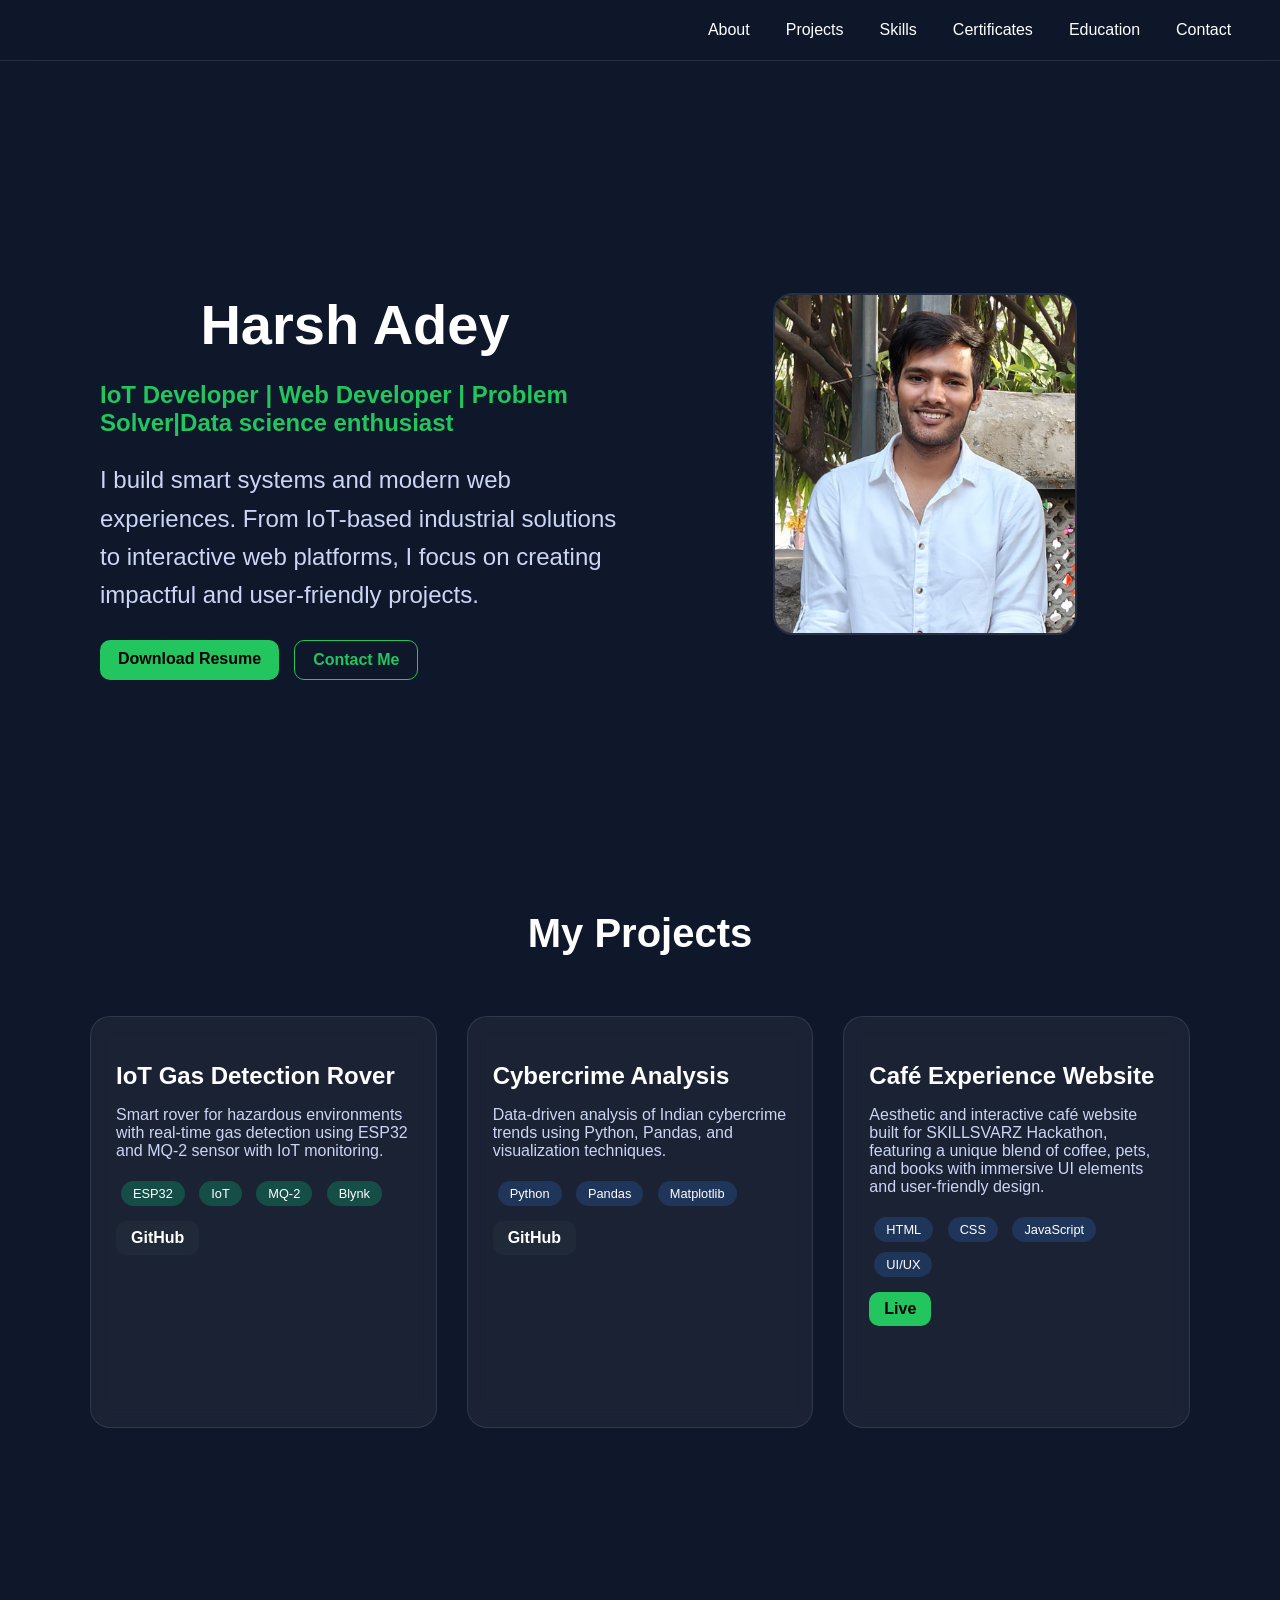
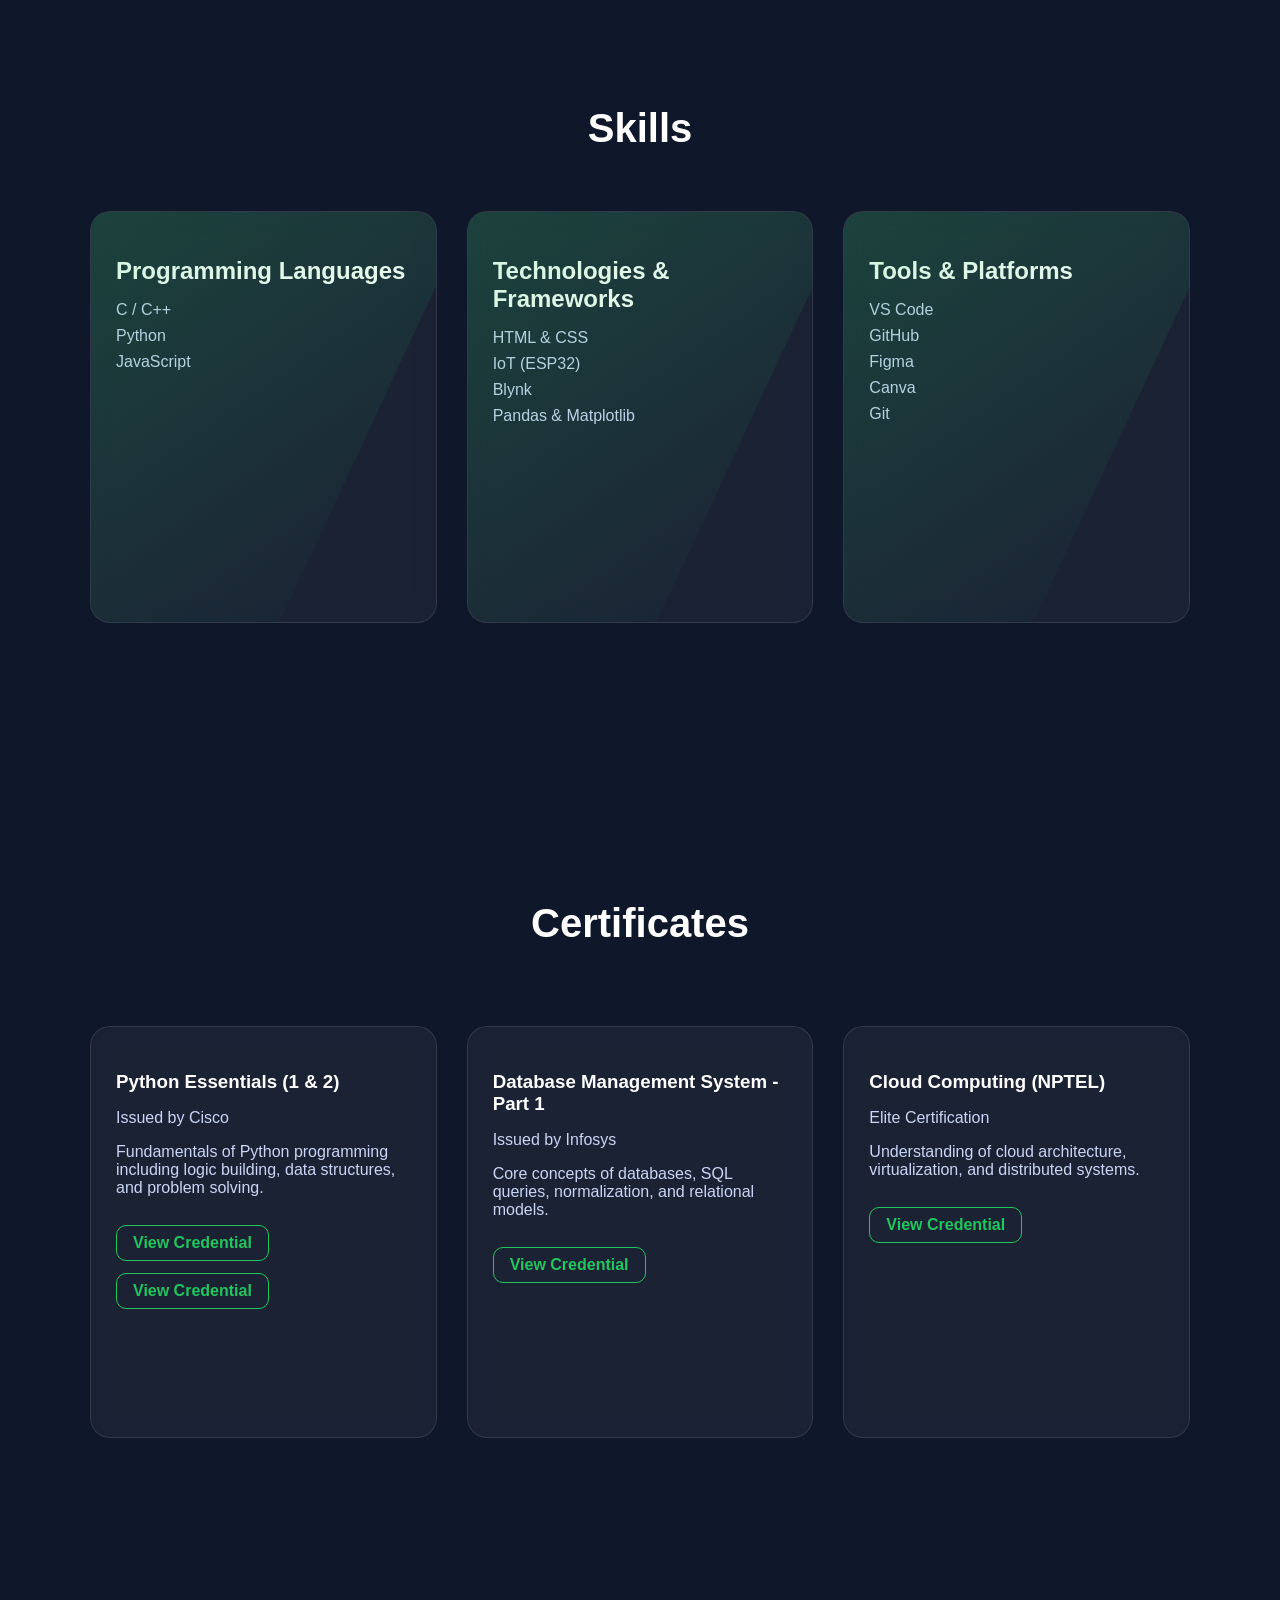
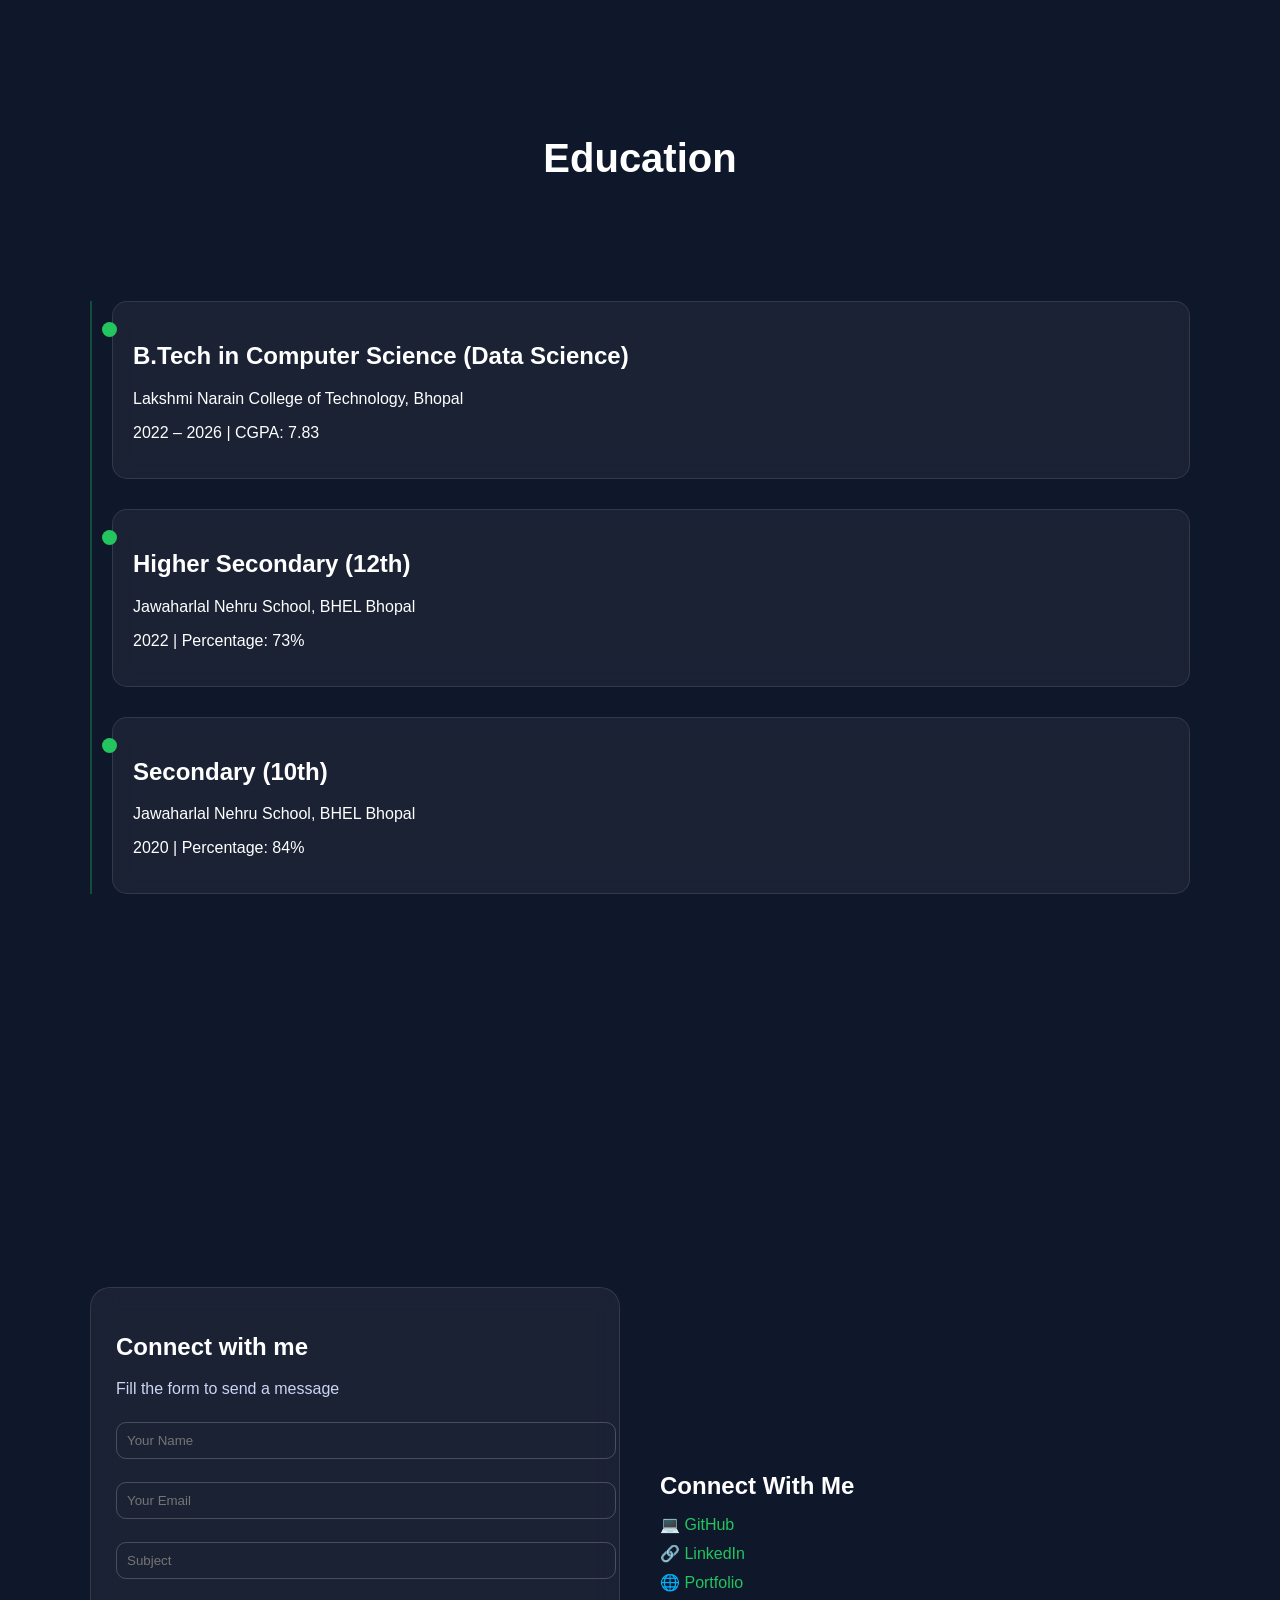
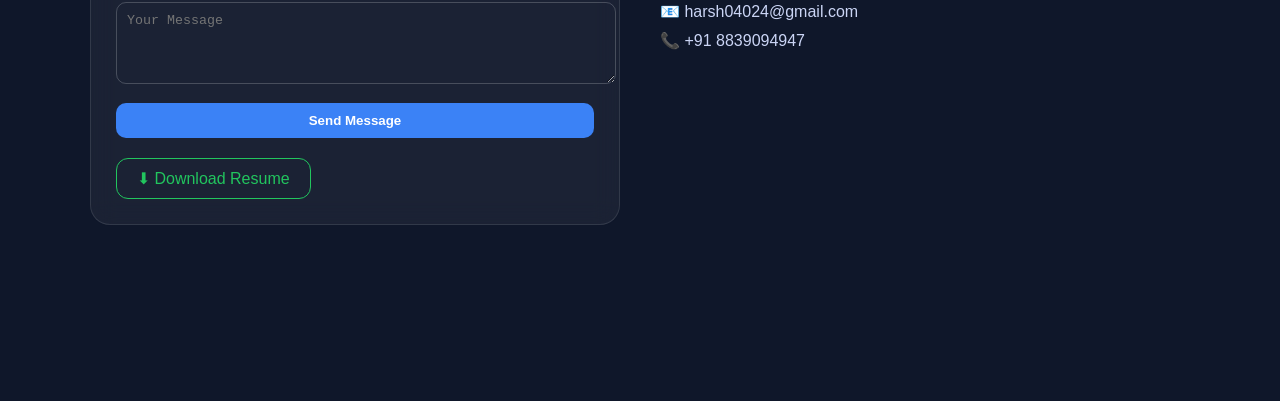
<file: index.html>
<!DOCTYPE html>
<html lang="en">
<head>
  <meta charset="UTF-8">
  <title>Harsh Adey Portfolio</title>
  <meta name="viewport" content="width=device-width, initial-scale=1.0">
  <link rel="stylesheet" href="port.css">

</head>

<body>
    <div>
          <!-- nav -->
        <nav style="
          position: sticky;
          top: 0;
          width: 94%;
          background: rgba(15, 23, 42, 0.85);
          backdrop-filter: blur(15px);
          display: flex;
          justify-content: right;
          align-items: center;
          justify-content:right;
          padding: 15px 40px;
          /* padding-right: 0px; */
          z-index: 1000;
          border-bottom: 1px solid rgba(255,255,255,0.1);
        ">
        
          <div style="
            display: flex;
            gap: 12px;
            flex-wrap: wrap;
          ">
        
            <a href="#about" style="text-decoration:none;color:white;padding:6px 12px;border-radius:20px;transition:0.3s;"
              onmouseover="this.style.background='rgba(34,197,94,0.15)'; this.style.boxShadow='0 0 10px rgba(34,197,94,0.3)'; this.style.transform='translateY(-2px)';"
              onmouseout="this.style.background='transparent'; this.style.boxShadow='none'; this.style.transform='translateY(0)';">
              About
            </a>
        
            <a href="#projects" style="text-decoration:none;color:white;padding:6px 12px;border-radius:20px;transition:0.3s;"
              onmouseover="this.style.background='rgba(34,197,94,0.15)'; this.style.boxShadow='0 0 10px rgba(34,197,94,0.3)'; this.style.transform='translateY(-2px)';"
              onmouseout="this.style.background='transparent'; this.style.boxShadow='none'; this.style.transform='translateY(0)';">
              Projects
            </a>
        
            <a href="#skills" style="text-decoration:none;color:white;padding:6px 12px;border-radius:20px;transition:0.3s;"
              onmouseover="this.style.background='rgba(34,197,94,0.15)'; this.style.boxShadow='0 0 10px rgba(34,197,94,0.3)'; this.style.transform='translateY(-2px)';"
              onmouseout="this.style.background='transparent'; this.style.boxShadow='none'; this.style.transform='translateY(0)';">
              Skills
            </a>

            <a href="#certificates" style="text-decoration:none;color:white;padding:6px 12px;border-radius:20px;transition:0.3s;"
              onmouseover="this.style.background='rgba(34,197,94,0.15)'; this.style.boxShadow='0 0 10px rgba(34,197,94,0.3)'; this.style.transform='translateY(-2px)';"
              onmouseout="this.style.background='transparent'; this.style.boxShadow='none'; this.style.transform='translateY(0)';">
              Certificates
            </a>
        
            <a href="#education" style="text-decoration:none;color:white;padding:6px 12px;border-radius:20px;transition:0.3s;"
              onmouseover="this.style.background='rgba(34,197,94,0.15)'; this.style.boxShadow='0 0 10px rgba(34,197,94,0.3)'; this.style.transform='translateY(-2px)';"
              onmouseout="this.style.background='transparent'; this.style.boxShadow='none'; this.style.transform='translateY(0)';">
              Education
            </a>
        
            <a href="#contact" style="text-decoration:none;color:white;padding:6px 12px;border-radius:20px;transition:0.3s;"
              onmouseover="this.style.background='rgba(34,197,94,0.15)'; this.style.boxShadow='0 0 10px rgba(34,197,94,0.3)'; this.style.transform='translateY(-2px)';"
              onmouseout="this.style.background='transparent'; this.style.boxShadow='none'; this.style.transform='translateY(0)';">
              Contact
            </a>
        
          </div>
        </nav>
        
        <!-- about -->
        <div id = "about" class="about-container">
        
            <!-- TEXT -->
            <div class="about-text">
              <h1>Harsh Adey</h1>
              <h3>IoT Developer | Web Developer | Problem Solver|Data science enthusiast </h3>
        
              <p>
                I build smart systems and modern web experiences. From IoT-based industrial solutions 
                to interactive web platforms, I focus on creating impactful and user-friendly projects.
              </p>
        
              <div class="about-buttons">
                <a href="Harsh Adey Resume.pdf" download class="btn primary">Download Resume</a>
                <a href="#contact" class="btn secondary">Contact Me</a>
              </div>
            </div>
        
            <!-- IMAGE -->
            <div class="about-image">
              <img src="Untitled design (3).jpg" alt="Harsh Adey">
            </div>
        
          </div>
        
           
        <!-- project -->
            <div>
              <h1 id = "projects">My Projects</h1>
            
              <div class="container">
            
                <!-- Project 1 -->
                <div class="card">
                  <h2>IoT Gas Detection Rover</h2>
                  <p>
                    Smart rover for hazardous environments with real-time gas detection using ESP32 and MQ-2 sensor with IoT monitoring.
                  </p>
            
                  <div class="tags">
                    <span class="green">ESP32</span>
                    <span class="green">IoT</span>
                    <span class="green">MQ-2</span>
                    <span class="green">Blynk</span>
                  </div>
            
                  <div class="buttons">
                    <!-- <a href="#" class="live">Live</a> -->
                    <a href="https://github.com/Harsh-adey/G-scout" class="github">GitHub</a>
                  </div>
                </div>
            
                <!-- Project 2 -->
                <div class="card">
                  <h2>Cybercrime Analysis</h2>
                  <p>
                    Data-driven analysis of Indian cybercrime trends using Python, Pandas, and visualization techniques.
                  </p>
            
                  <div class="tags">
                    <span class="blue">Python</span>
                    <span class="blue">Pandas</span>
                    <span class="blue">Matplotlib</span>
                  </div>
            
                  <div class="buttons">
                    <a href="#" class="github">GitHub</a>
                  </div>
                </div>
        
                <!-- Project 3 -->
                <div class="card">
                  <h2>Café Experience Website</h2>
                  <p>
                    Aesthetic and interactive café website built for SKILLSVARZ Hackathon, featuring a unique blend of coffee, pets, and books with immersive UI elements and user-friendly design.
                  </p>
                
                  <div class="tags">
                    <span class="blue">HTML</span>
                    <span class="blue">CSS</span>
                    <span class="blue">JavaScript</span>
                    <span class="blue">UI/UX</span>
                  </div>
                
                  <div class="buttons">
                    <a href="https://lnkd.in/deUexe4G" target="_blank" class="live">Live</a> 
                  </div>
                </div>
                
            
              </div>
            
            </div>
            
        <!-- skills -->
         
        <h1 id="skills">Skills</h1>
        <div class="skill-container">
        
        
          <!-- Programming Languages -->
          <div class="skill-box">
            <h2>Programming Languages</h2>
            <ul>
              <li>C / C++</li>
              <li>Python</li>
              <li>JavaScript</li>
            </ul>
          </div>
        
          <!-- Technologies & Frameworks -->
          <div class="skill-box">
            <h2>Technologies & Frameworks</h2>
            <ul>
              <li>HTML & CSS</li>
              <li>IoT (ESP32)</li>
              <li>Blynk</li>
              <li>Pandas & Matplotlib</li>
            </ul>
          </div>
        
          <!-- Tools & Platforms -->
          <div class="skill-box">
            <h2>Tools & Platforms</h2>
            <ul>
              <li>VS Code</li>
              <li>GitHub</li>
              <li>Figma</li>
              <li>Canva</li>
              <li>Git</li>
            </ul>
          </div>
        
        </div>
        
        


        <!-- ===== CERTIFICATES ===== -->
<h1 id = "certificates">Certificates</h1>

<div class="cert-section">
  <div class="cert-container">
    
    <!-- Python -->
    <div class="cert-card">
      <h3>Python Essentials (1 & 2)</h3>
      <p>Issued by Cisco</p>
      <p>Fundamentals of Python programming including logic building, data structures, and problem solving.</p>
      <!-- <a href="https://drive.google.com/file/d/1-Fuxj0z1ypjOenb44sBynSU9nMPqXUcy/view?usp=drive_link",target="_blank">View</a> -->
       <a href="https://drive.google.com/file/d/1-Fuxj0z1ypjOenb44sBynSU9nMPqXUcy/view?usp=drive_link" target="_blank" class="cert-btn">
    View Credential
  </a>

      <a href="https://drive.google.com/file/d/1Kx7jErEb338Sp5XsyUaxq510_brwoLf4/view?usp=drive_link" target="_blank" class="cert-btn">View Credential</a>
    </div>

    <!-- DBMS -->
    <div class="cert-card">
      <h3>Database Management System - Part 1</h3>
      <p>Issued by Infosys</p>
      <p>Core concepts of databases, SQL queries, normalization, and relational models.</p>
      <a href="https://drive.google.com/file/d/1ItSmh2pIdNggQ_9DA5bB_DJxMSNGu-zK/view?usp=drive_link" target="_blank" class="cert-btn">View Credential</a>
    </div>

    <!-- NPTEL -->
    <div class="cert-card">
      <h3>Cloud Computing (NPTEL)</h3>
      <p>Elite Certification</p>
      <p>Understanding of cloud architecture, virtualization, and distributed systems.</p>
      <a href="NPTEL cloud computing result.pdf" target="_blank" class="cert-btn">View Credential</a>
      
    </div>

  </div>

</div>
            <!-- educational -->
             <!-- ===== EDUCATION ===== -->
<h1 id="education">Education</h1>

<div  class="education-section">
  <div class="timeline">

    <div class="edu-card">
      <h2>B.Tech in Computer Science (Data Science)</h2>
      <p>Lakshmi Narain College of Technology, Bhopal</p>
      <p>2022 – 2026 | CGPA: 7.83</p>
    </div>

    <div class="edu-card">
      <h2>Higher Secondary (12th)</h2>
      <p>Jawaharlal Nehru School, BHEL Bhopal</p>
      <p>2022 | Percentage: 73%</p>
    </div>

    <div class="edu-card">
      <h2>Secondary (10th)</h2>
      <p>Jawaharlal Nehru School, BHEL Bhopal</p>
      <p>2020 | Percentage: 84%</p>
    </div>

  </div>
</div>




        <!-- contact -->
         <!-- <h1 id="contact">Get In Touch</h1> -->
        
        <div id = "contact" class="contact-section">
          <div class="contact-container">
        
            <!-- LEFT: FORM -->
            <div class="contact-card">
              <h2>Connect with me </h2>
              <p style="color:#cbd5f5;">Fill the form to send a message</p>
        
              <input type="text" placeholder="Your Name">
              <input type="email" placeholder="Your Email">
              <input type="text" placeholder="Subject">
              <textarea rows="4" placeholder="Your Message"></textarea>
        
              <button>Send Message</button>
        
              <!-- Resume -->
              <a href="Harsh Adey Resume.pdf" download="Harsh_Adey_Resume.pdf" class="resume-btn">
                ⬇ Download Resume
              </a>
            </div>
        
            <!-- RIGHT: CONTACT INFO -->
            <div class="contact-info">
              <h2>Connect With Me</h2>
        
              <p>💻 <a href="https://github.com/Harsh-adey">GitHub</a></p>
              <p>🔗 <a href="https://www.linkedin.com/in/harsh-adey-71b171306/">LinkedIn</a></p>
              <p>🌐 <a href="#">Portfolio</a></p>
        
              <p>📧 harsh04024@gmail.com</p>
              <p>📞 +91 8839094947</p>
            </div>
        
          </div>
        </div>
    </div>
  

  <script>
    const cards = document.querySelectorAll(".card");

    window.addEventListener("scroll", () => {
      const trigger = window.innerHeight * 0.85;

      cards.forEach(card => {
        const top = card.getBoundingClientRect().top;

        if (top < trigger) {
          card.style.opacity = "1";
          card.style.transform = "translateY(0)";
        }
      });
    });

    cards.forEach(card => {
      card.addEventListener("mouseenter", () => {
        card.style.transform = "translateY(-10px) scale(1.03)";
        card.style.boxShadow = "0 0 25px rgba(0,255,150,0.5)";
      });

      card.addEventListener("mouseleave", () => {
        card.style.transform = "translateY(0)";
        card.style.boxShadow = "none";
      });
    });
  </script>

</body>
</html>
</file>
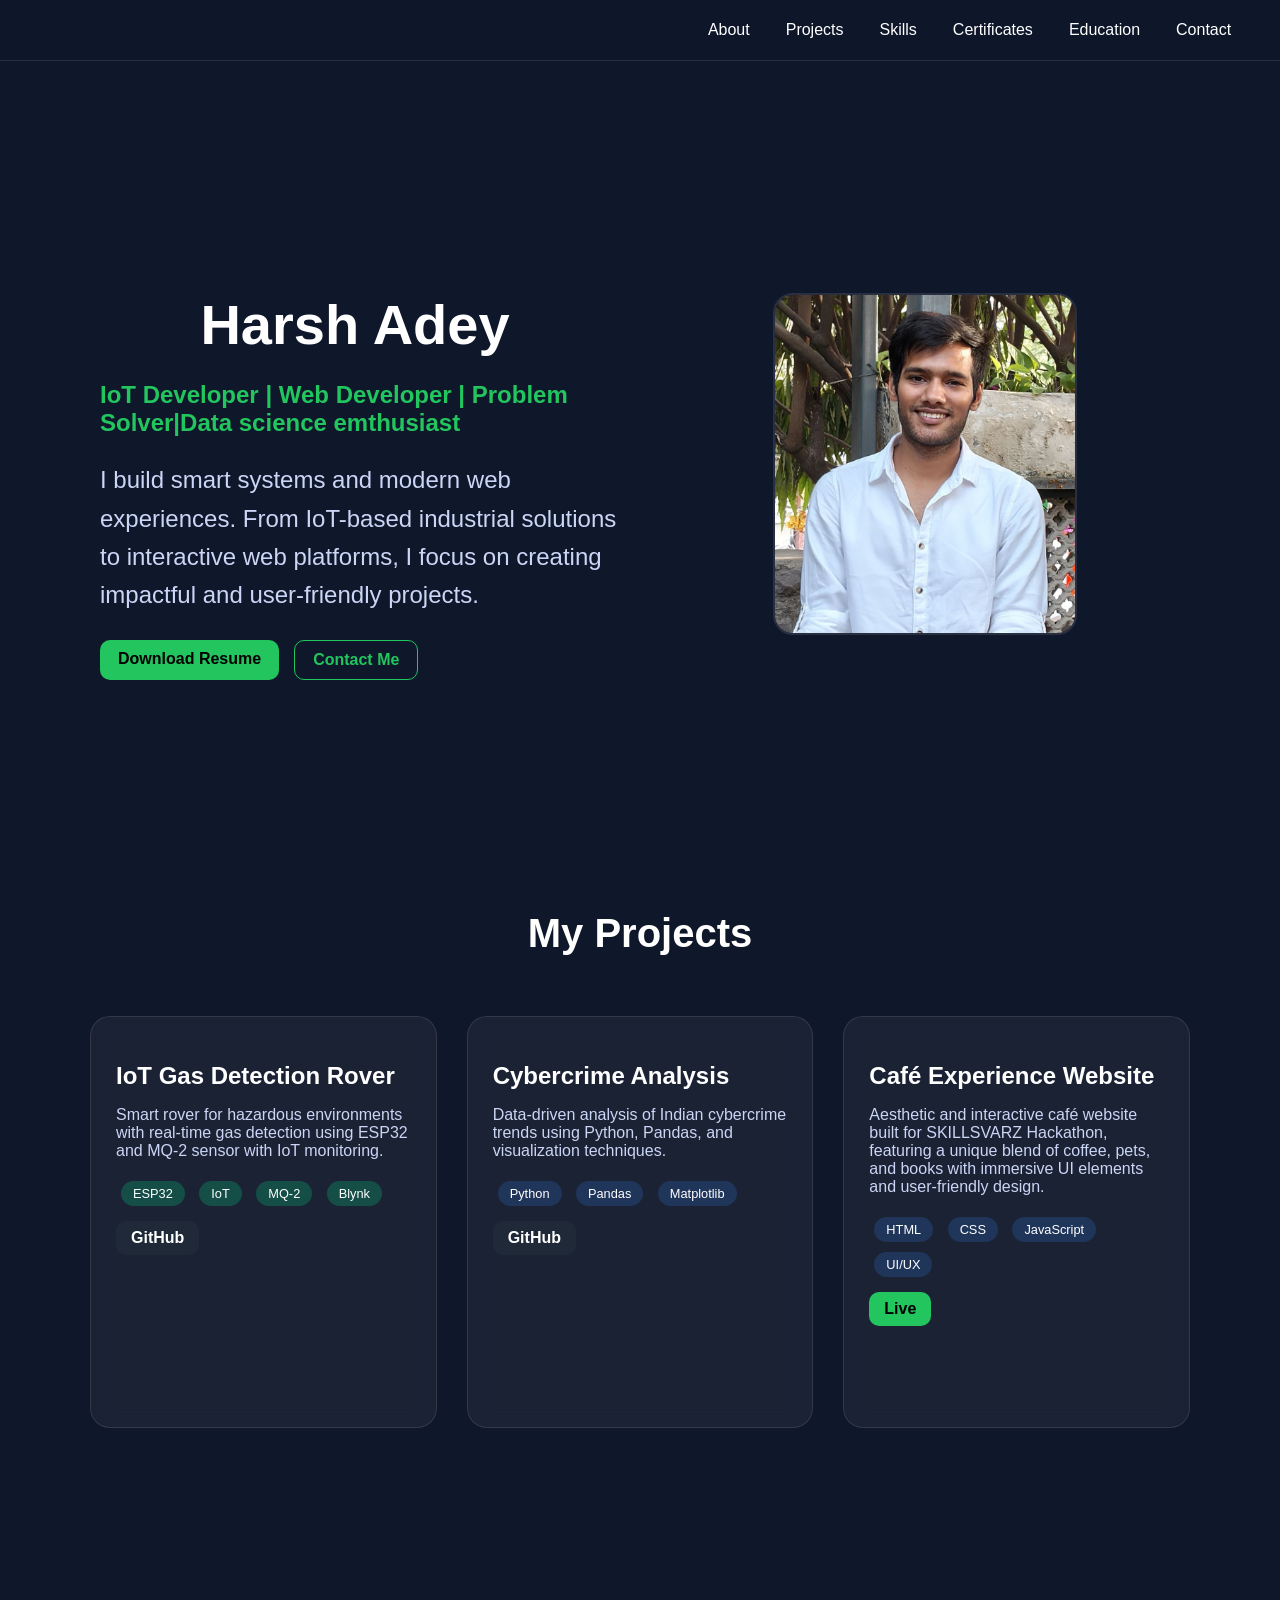
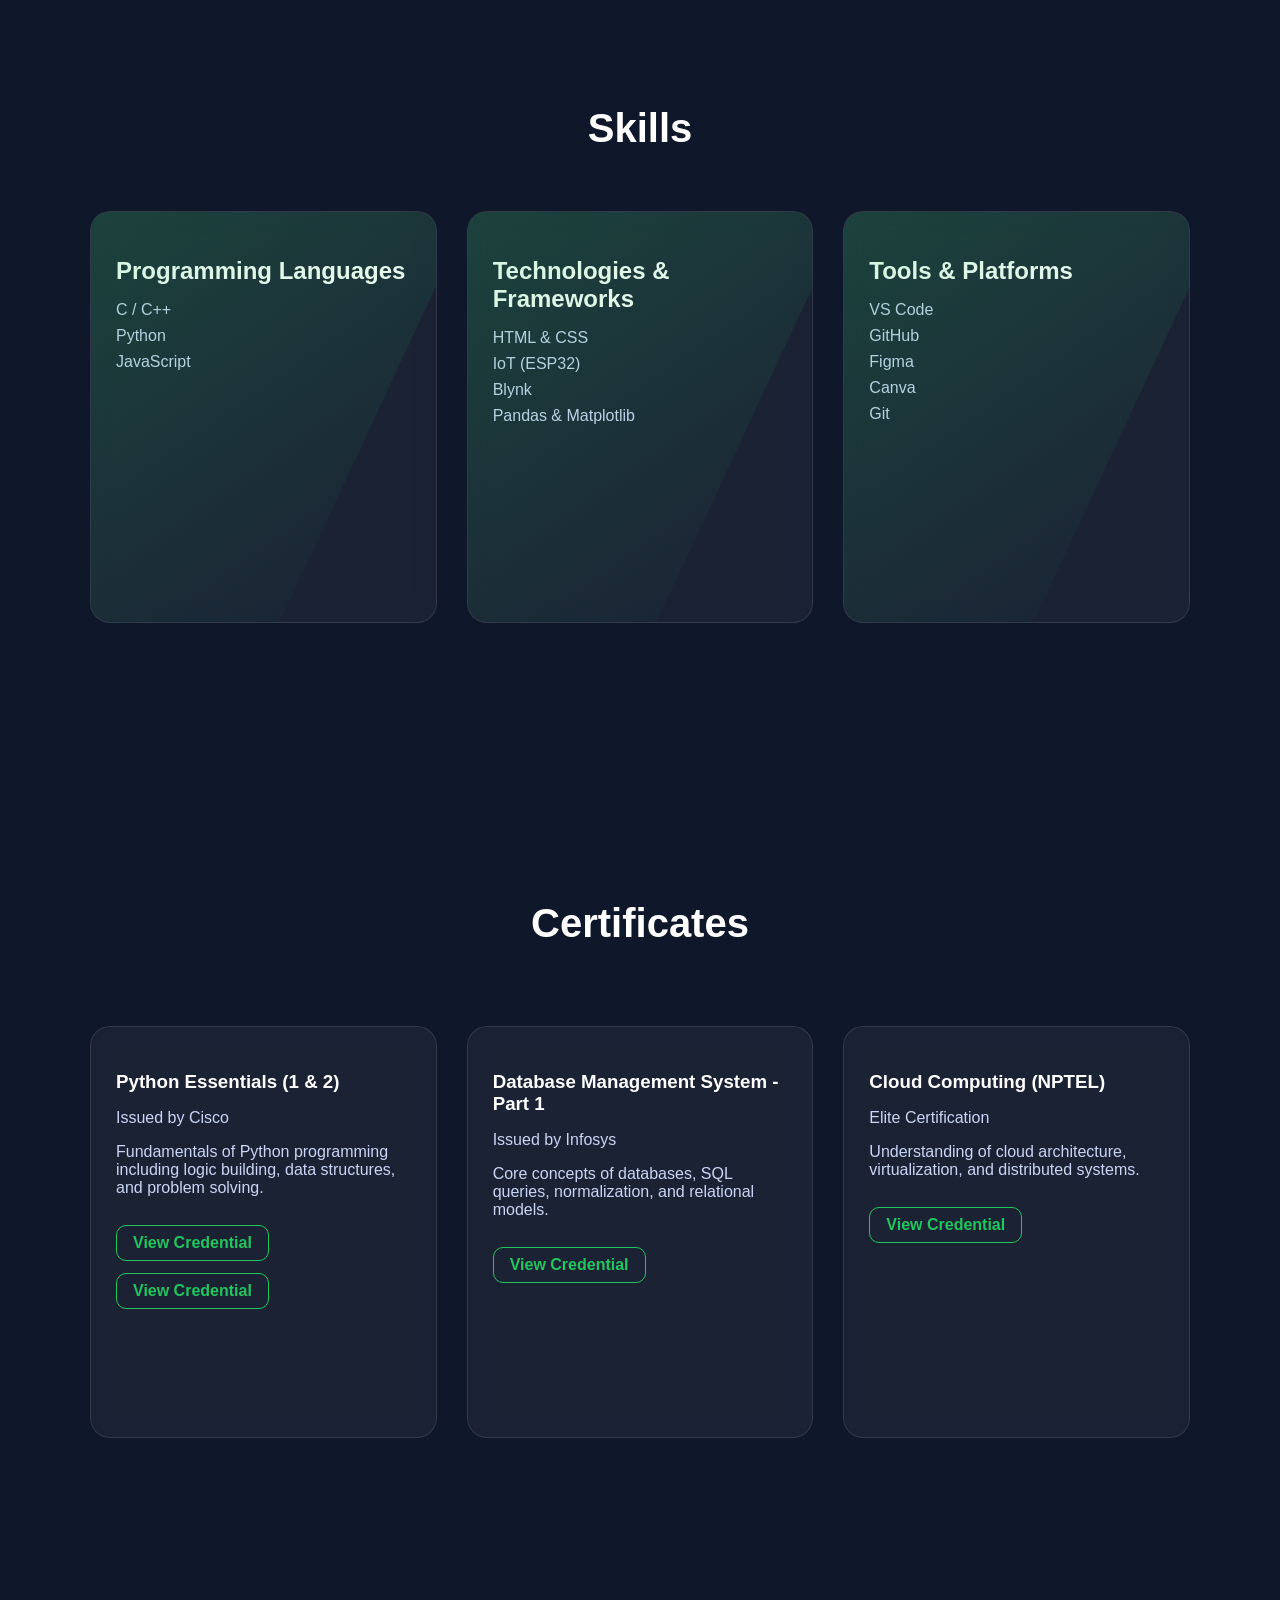
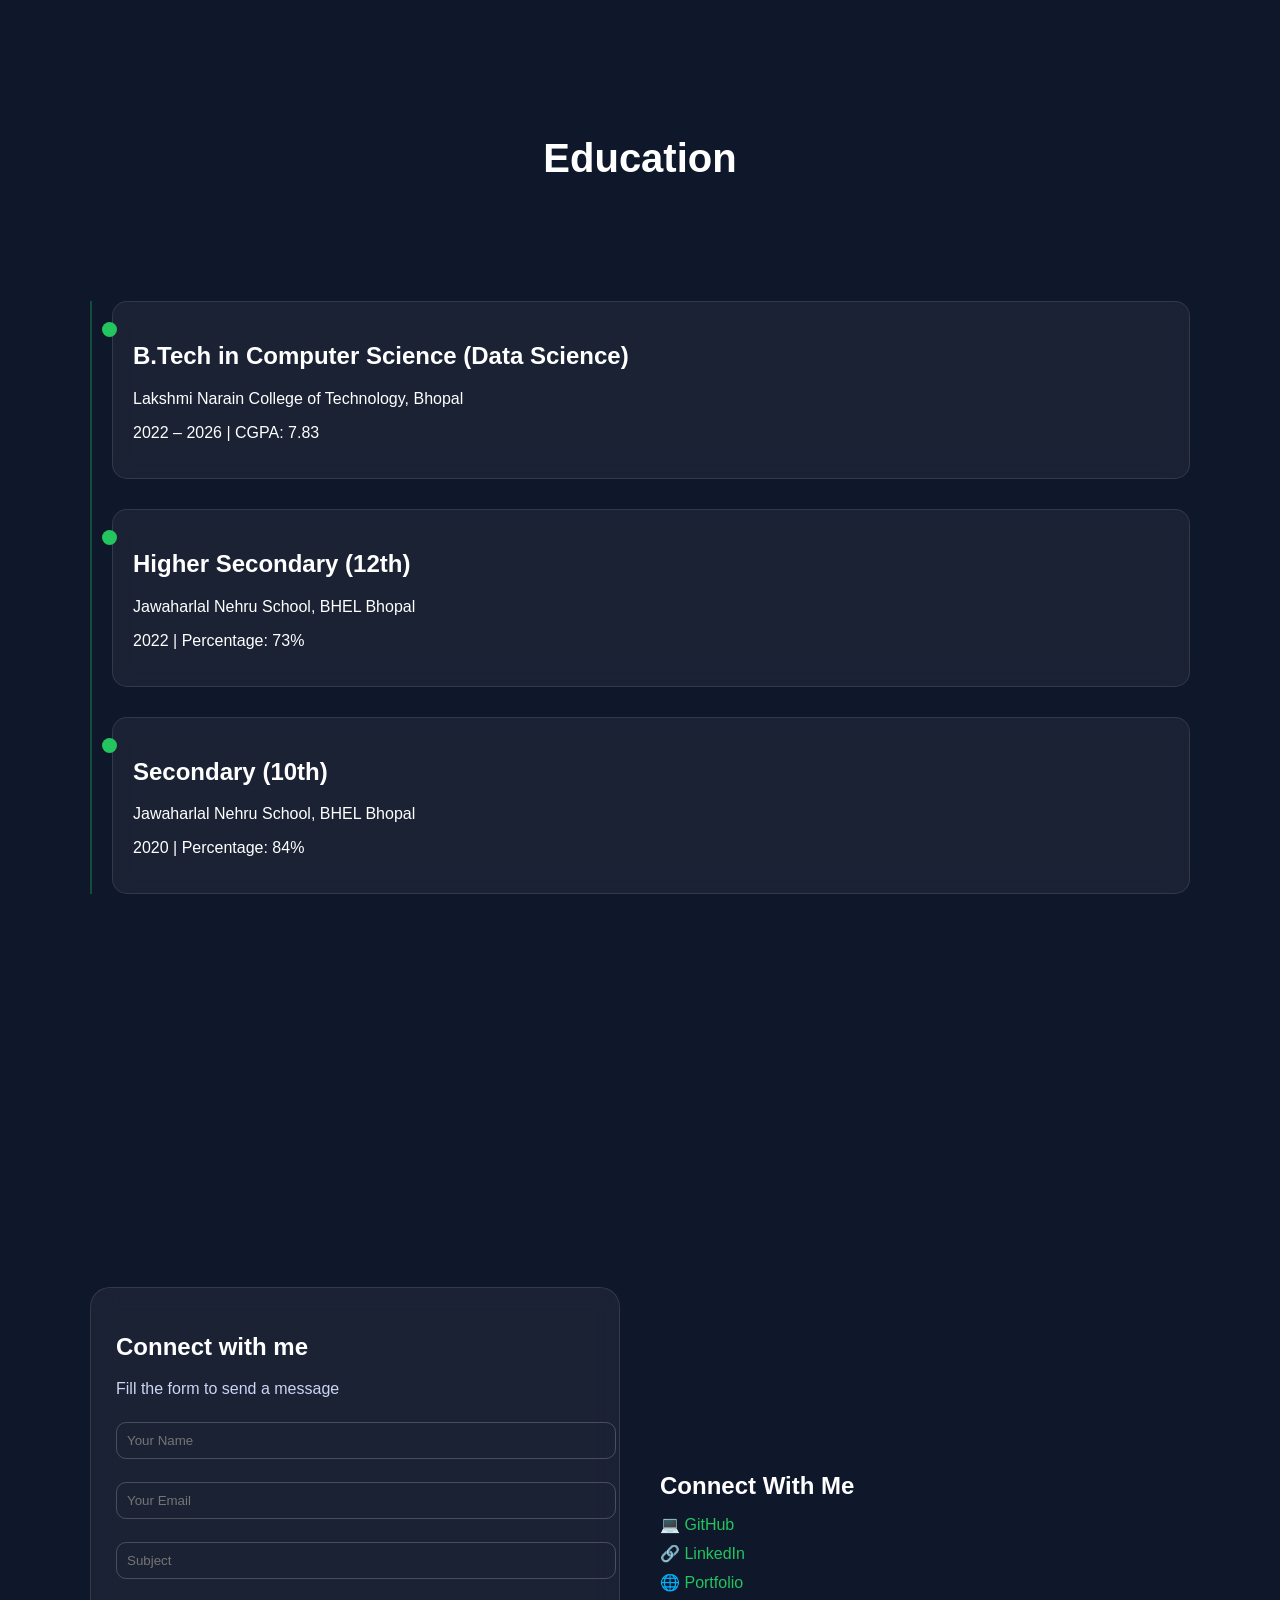
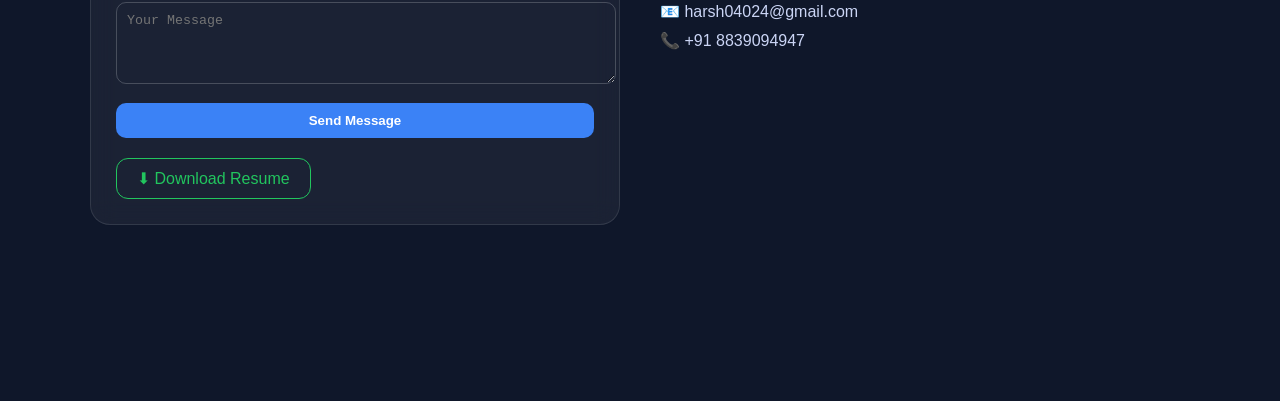
<file: projectpage.html>
<!DOCTYPE html>
<html lang="en">
<head>
  <meta charset="UTF-8">
  <title>Harsh Adey Portfolio</title>
  <meta name="viewport" content="width=device-width, initial-scale=1.0">
  <link rel="stylesheet" href="port.css">

</head>

<body>
    <div>
          <!-- nav -->
        <nav style="
          position: sticky;
          top: 0;
          width: 94%;
          background: rgba(15, 23, 42, 0.85);
          backdrop-filter: blur(15px);
          display: flex;
          justify-content: right;
          align-items: center;
          justify-content:right;
          padding: 15px 40px;
          /* padding-right: 0px; */
          z-index: 1000;
          border-bottom: 1px solid rgba(255,255,255,0.1);
        ">
        
          <div style="
            display: flex;
            gap: 12px;
            flex-wrap: wrap;
          ">
        
            <a href="#about" style="text-decoration:none;color:white;padding:6px 12px;border-radius:20px;transition:0.3s;"
              onmouseover="this.style.background='rgba(34,197,94,0.15)'; this.style.boxShadow='0 0 10px rgba(34,197,94,0.3)'; this.style.transform='translateY(-2px)';"
              onmouseout="this.style.background='transparent'; this.style.boxShadow='none'; this.style.transform='translateY(0)';">
              About
            </a>
        
            <a href="#projects" style="text-decoration:none;color:white;padding:6px 12px;border-radius:20px;transition:0.3s;"
              onmouseover="this.style.background='rgba(34,197,94,0.15)'; this.style.boxShadow='0 0 10px rgba(34,197,94,0.3)'; this.style.transform='translateY(-2px)';"
              onmouseout="this.style.background='transparent'; this.style.boxShadow='none'; this.style.transform='translateY(0)';">
              Projects
            </a>
        
            <a href="#skills" style="text-decoration:none;color:white;padding:6px 12px;border-radius:20px;transition:0.3s;"
              onmouseover="this.style.background='rgba(34,197,94,0.15)'; this.style.boxShadow='0 0 10px rgba(34,197,94,0.3)'; this.style.transform='translateY(-2px)';"
              onmouseout="this.style.background='transparent'; this.style.boxShadow='none'; this.style.transform='translateY(0)';">
              Skills
            </a>

            <a href="#certificates" style="text-decoration:none;color:white;padding:6px 12px;border-radius:20px;transition:0.3s;"
              onmouseover="this.style.background='rgba(34,197,94,0.15)'; this.style.boxShadow='0 0 10px rgba(34,197,94,0.3)'; this.style.transform='translateY(-2px)';"
              onmouseout="this.style.background='transparent'; this.style.boxShadow='none'; this.style.transform='translateY(0)';">
              Certificates
            </a>
        
            <a href="#education" style="text-decoration:none;color:white;padding:6px 12px;border-radius:20px;transition:0.3s;"
              onmouseover="this.style.background='rgba(34,197,94,0.15)'; this.style.boxShadow='0 0 10px rgba(34,197,94,0.3)'; this.style.transform='translateY(-2px)';"
              onmouseout="this.style.background='transparent'; this.style.boxShadow='none'; this.style.transform='translateY(0)';">
              Education
            </a>
        
            <a href="#contact" style="text-decoration:none;color:white;padding:6px 12px;border-radius:20px;transition:0.3s;"
              onmouseover="this.style.background='rgba(34,197,94,0.15)'; this.style.boxShadow='0 0 10px rgba(34,197,94,0.3)'; this.style.transform='translateY(-2px)';"
              onmouseout="this.style.background='transparent'; this.style.boxShadow='none'; this.style.transform='translateY(0)';">
              Contact
            </a>
        
          </div>
        </nav>
        
        <!-- about -->
        <div id = "about" class="about-container">
        
            <!-- TEXT -->
            <div class="about-text">
              <h1>Harsh Adey</h1>
              <h3>IoT Developer | Web Developer | Problem Solver|Data science emthusiast </h3>
        
              <p>
                I build smart systems and modern web experiences. From IoT-based industrial solutions 
                to interactive web platforms, I focus on creating impactful and user-friendly projects.
              </p>
        
              <div class="about-buttons">
                <a href="Harsh Adey Resume.pdf" download class="btn primary">Download Resume</a>
                <a href="#contact" class="btn secondary">Contact Me</a>
              </div>
            </div>
        
            <!-- IMAGE -->
            <div class="about-image">
              <img src="Untitled design (3).jpg" alt="Harsh Adey">
            </div>
        
          </div>
        
           
        <!-- project -->
            <div>
              <h1 id = "projects">My Projects</h1>
            
              <div class="container">
            
                <!-- Project 1 -->
                <div class="card">
                  <h2>IoT Gas Detection Rover</h2>
                  <p>
                    Smart rover for hazardous environments with real-time gas detection using ESP32 and MQ-2 sensor with IoT monitoring.
                  </p>
            
                  <div class="tags">
                    <span class="green">ESP32</span>
                    <span class="green">IoT</span>
                    <span class="green">MQ-2</span>
                    <span class="green">Blynk</span>
                  </div>
            
                  <div class="buttons">
                    <!-- <a href="#" class="live">Live</a> -->
                    <a href="https://github.com/Harsh-adey/G-scout" class="github">GitHub</a>
                  </div>
                </div>
            
                <!-- Project 2 -->
                <div class="card">
                  <h2>Cybercrime Analysis</h2>
                  <p>
                    Data-driven analysis of Indian cybercrime trends using Python, Pandas, and visualization techniques.
                  </p>
            
                  <div class="tags">
                    <span class="blue">Python</span>
                    <span class="blue">Pandas</span>
                    <span class="blue">Matplotlib</span>
                  </div>
            
                  <div class="buttons">
                    <a href="#" class="github">GitHub</a>
                  </div>
                </div>
        
                <!-- Project 3 -->
                <div class="card">
                  <h2>Café Experience Website</h2>
                  <p>
                    Aesthetic and interactive café website built for SKILLSVARZ Hackathon, featuring a unique blend of coffee, pets, and books with immersive UI elements and user-friendly design.
                  </p>
                
                  <div class="tags">
                    <span class="blue">HTML</span>
                    <span class="blue">CSS</span>
                    <span class="blue">JavaScript</span>
                    <span class="blue">UI/UX</span>
                  </div>
                
                  <div class="buttons">
                    <a href="https://lnkd.in/deUexe4G" target="_blank" class="live">Live</a> 
                  </div>
                </div>
                
            
              </div>
            
            </div>
            
        <!-- skills -->
         
        <h1 id="skills">Skills</h1>
        <div class="skill-container">
        
        
          <!-- Programming Languages -->
          <div class="skill-box">
            <h2>Programming Languages</h2>
            <ul>
              <li>C / C++</li>
              <li>Python</li>
              <li>JavaScript</li>
            </ul>
          </div>
        
          <!-- Technologies & Frameworks -->
          <div class="skill-box">
            <h2>Technologies & Frameworks</h2>
            <ul>
              <li>HTML & CSS</li>
              <li>IoT (ESP32)</li>
              <li>Blynk</li>
              <li>Pandas & Matplotlib</li>
            </ul>
          </div>
        
          <!-- Tools & Platforms -->
          <div class="skill-box">
            <h2>Tools & Platforms</h2>
            <ul>
              <li>VS Code</li>
              <li>GitHub</li>
              <li>Figma</li>
              <li>Canva</li>
              <li>Git</li>
            </ul>
          </div>
        
        </div>
        
        


        <!-- ===== CERTIFICATES ===== -->
<h1 id = "certificates">Certificates</h1>

<div class="cert-section">
  <div class="cert-container">
    
    <!-- Python -->
    <div class="cert-card">
      <h3>Python Essentials (1 & 2)</h3>
      <p>Issued by Cisco</p>
      <p>Fundamentals of Python programming including logic building, data structures, and problem solving.</p>
      <!-- <a href="https://drive.google.com/file/d/1-Fuxj0z1ypjOenb44sBynSU9nMPqXUcy/view?usp=drive_link",target="_blank">View</a> -->
       <a href="https://drive.google.com/file/d/1-Fuxj0z1ypjOenb44sBynSU9nMPqXUcy/view?usp=drive_link" target="_blank" class="cert-btn">
    View Credential
  </a>

      <a href="https://drive.google.com/file/d/1Kx7jErEb338Sp5XsyUaxq510_brwoLf4/view?usp=drive_link" target="_blank" class="cert-btn">View Credential</a>
    </div>

    <!-- DBMS -->
    <div class="cert-card">
      <h3>Database Management System - Part 1</h3>
      <p>Issued by Infosys</p>
      <p>Core concepts of databases, SQL queries, normalization, and relational models.</p>
      <a href="https://drive.google.com/file/d/1ItSmh2pIdNggQ_9DA5bB_DJxMSNGu-zK/view?usp=drive_link" target="_blank" class="cert-btn">View Credential</a>
    </div>

    <!-- NPTEL -->
    <div class="cert-card">
      <h3>Cloud Computing (NPTEL)</h3>
      <p>Elite Certification</p>
      <p>Understanding of cloud architecture, virtualization, and distributed systems.</p>
      <a href="NPTEL cloud computing result.pdf" target="_blank" class="cert-btn">View Credential</a>
      
    </div>

  </div>

</div>
            <!-- educational -->
             <!-- ===== EDUCATION ===== -->
<h1 id="education">Education</h1>

<div  class="education-section">
  <div class="timeline">

    <div class="edu-card">
      <h2>B.Tech in Computer Science (Data Science)</h2>
      <p>Lakshmi Narain College of Technology, Bhopal</p>
      <p>2022 – 2026 | CGPA: 7.83</p>
    </div>

    <div class="edu-card">
      <h2>Higher Secondary (12th)</h2>
      <p>Jawaharlal Nehru School, BHEL Bhopal</p>
      <p>2022 | Percentage: 73%</p>
    </div>

    <div class="edu-card">
      <h2>Secondary (10th)</h2>
      <p>Jawaharlal Nehru School, BHEL Bhopal</p>
      <p>2020 | Percentage: 84%</p>
    </div>

  </div>
</div>




        <!-- contact -->
         <!-- <h1 id="contact">Get In Touch</h1> -->
        
        <div id = "contact" class="contact-section">
          <div class="contact-container">
        
            <!-- LEFT: FORM -->
            <div class="contact-card">
              <h2>Connect with me </h2>
              <p style="color:#cbd5f5;">Fill the form to send a message</p>
        
              <input type="text" placeholder="Your Name">
              <input type="email" placeholder="Your Email">
              <input type="text" placeholder="Subject">
              <textarea rows="4" placeholder="Your Message"></textarea>
        
              <button>Send Message</button>
        
              <!-- Resume -->
              <a href="Harsh Adey Resume.pdf" download="Harsh_Adey_Resume.pdf" class="resume-btn">
                ⬇ Download Resume
              </a>
            </div>
        
            <!-- RIGHT: CONTACT INFO -->
            <div class="contact-info">
              <h2>Connect With Me</h2>
        
              <p>💻 <a href="https://github.com/Harsh-adey">GitHub</a></p>
              <p>🔗 <a href="https://www.linkedin.com/in/harsh-adey-71b171306/">LinkedIn</a></p>
              <p>🌐 <a href="#">Portfolio</a></p>
        
              <p>📧 harsh04024@gmail.com</p>
              <p>📞 +91 8839094947</p>
            </div>
        
          </div>
        </div>
    </div>
  

  <script>
    const cards = document.querySelectorAll(".card");

    window.addEventListener("scroll", () => {
      const trigger = window.innerHeight * 0.85;

      cards.forEach(card => {
        const top = card.getBoundingClientRect().top;

        if (top < trigger) {
          card.style.opacity = "1";
          card.style.transform = "translateY(0)";
        }
      });
    });

    cards.forEach(card => {
      card.addEventListener("mouseenter", () => {
        card.style.transform = "translateY(-10px) scale(1.03)";
        card.style.boxShadow = "0 0 25px rgba(0,255,150,0.5)";
      });

      card.addEventListener("mouseleave", () => {
        card.style.transform = "translateY(0)";
        card.style.boxShadow = "none";
      });
    });
  </script>

</body>
</html>
</file>
<file: port.css>
.about {
      padding: 60px 20px;
    }

    .about-container {
      max-width: 1100px;
      height: 90vh;
      margin: auto;
      display: flex;
      align-items: center;
      justify-content: space-between;
      gap: 40px;
      flex-wrap: wrap;
    }

    .about-text {
      flex: 1;
    }

    .about-text h1 {
      font-size: 3.5rem;
      margin-bottom: 10px;
      /* margin-left: 5px; */
      /* padding: 5px; */
    }

    .about-text h3 {
      color: #22c55e;
      margin-bottom: 20px;
      margin-left: 10px;
      font-size: 1.5rem;
    }

    .about-text p {
      color: #cbd5f5;
      line-height: 1.6;
      margin-bottom: 25px;
      margin-left: 10px;
      font-size: 1.5rem;
    }

    .about-buttons {
      display: flex;
      gap: 15px;
      flex-wrap: wrap;
      margin-left: 10px;
    }

    .btn {
      padding: 10px 18px;
      border-radius: 10px;
      text-decoration: none;
      font-weight: bold;
      transition: 0.3s;
    }

    .primary {     background: #22c55e;
      color: black;
    }

    .secondary {
      background: transparent;
      border: 1px solid #22c55e;
      color: #22c55e;
    }

    .btn:hover {
      transform: scale(1.05);
    }

    .about-image {
      flex: 1;
      text-align: center;
    }

    .about-image img {
      width: 300px;
      border-radius: 20px;
      border: 2px solid rgba(255,255,255,0.1);
    }

    /* RESPONSIVE */
    @media (max-width: 768px) {
      .about-container {
        flex-direction: column;
        text-align: center;
      }

      .about-text h1 {
        font-size: 2.2rem;
      }

      .about-image img {
        width: 200px;
      }
    }

    
    /* ===== SKILLS SECTION ===== */
    
    .skill-container {
        height: 70vh;
      max-width: 1100px;
      margin: auto;
      padding: 20px;
      display: grid;
      grid-template-columns: repeat(auto-fit, minmax(300px, 1fr));
      gap: 30px;
    }
    
    .skill-box {
      background: rgba(255,255,255,0.05);
      border-radius: 20px;
      padding: 25px;
      backdrop-filter: blur(12px);
      border: 1px solid rgba(255,255,255,0.1);
      position: relative;
      overflow: hidden;
      transition: 0.4s;
      height: 40vh;
    }
    
    /* Text */
    .skill-box h2 {
      margin-bottom: 15px;
    }
    
    .skill-box ul {
      list-style: none;
      padding: 0;
    }
    
    .skill-box li {
      margin: 8px 0;
      color: #cbd5f5;
    }
    
    /* ✨ Moving Gradient Glow Effect */
    .skill-box::before {
      content: "";
      position: absolute;
      top: -100%;
      left: -100%;
      width: 200%;
      height: 200%;
      background: linear-gradient(120deg, transparent, rgba(34,197,94,0.2), transparent);
      transform: rotate(25deg);
      transition: 0.6s;
    }
    
    .skill-box:hover::before {
      top: 100%;
      left: 100%;
    }
    
    /* ✨ Hover Animation */
    .skill-box:hover {
      transform: translateY(-10px) scale(1.02);
      box-shadow: 0 0 30px rgba(34,197,94,0.25);
    }
    
    
    

    /* project style */
    body {
      margin: 0;
      font-family: Arial, sans-serif;
      background: #0f172a;
      color: white;
    }

    .page1{
        height: 100vh;
    }

    h1 {
        margin-top: 2rem;
      text-align: center;
      font-size: 2.5rem;
      margin: 40px 0;
    }

    .container {
        height: 70vh;
      display: grid;
      grid-template-columns: repeat(auto-fit, minmax(300px, 1fr));
      gap: 30px;
      max-width: 1100px;
      margin: auto;
      padding: 20px;
    }

    .card {
      background: rgba(255,255,255,0.05);
      border-radius: 20px;
      padding: 25px;
      backdrop-filter: blur(10px);
      border: 1px solid rgba(255,255,255,0.1);
      transition: 0.4s;
      transform: translateY(40px);
      opacity: 0;
      height: 40vh;
    }

    .card h2 {
      margin-bottom: 10px;
    }

    .card p {
      color: #cbd5f5;
    }

    .tags span {
      display: inline-block;
      padding: 5px 12px;
      border-radius: 20px;
      margin: 5px;
      font-size: 0.8rem;
    }

    .green { background: rgba(0,255,150,0.2); }
    .blue { background: rgba(59,130,246,0.2); }

    .buttons a {
      display: inline-block;
      margin-top: 10px;
      margin-right: 10px;
      padding: 8px 15px;
      border-radius: 10px;
      text-decoration: none;
      font-weight: bold;
    }

    .live {
      background: #22c55e;
      color: black;
    }

    .github {
      background: #1f2937;
      color: white;
    }

/* education stule */

/* ===== EDUCATION TIMELINE ===== */
.education-section {
  max-width: 1100px;
  margin: auto;
  padding: 40px 20px;
  height: 90vh;
}

.timeline {
  position: relative;
  margin-top: 40px;
  padding-left: 20px;
  border-left: 2px solid rgba(34,197,94,0.3);
}

.edu-card {
  position: relative;
  margin-bottom: 30px;
  padding: 20px;
  border-radius: 15px;
  background: rgba(255,255,255,0.05);
  backdrop-filter: blur(10px);
  border: 1px solid rgba(255,255,255,0.1);
  transition: 0.4s;
}

/* Dot on timeline */
.edu-card::before {
  content: "";
  position: absolute;
  left: -11px;
  top: 20px;
  width: 15px;
  height: 15px;
  background: #22c55e;
  border-radius: 50%;
}

/* Hover effect */
.edu-card:hover {
  transform: translateX(10px);
  box-shadow: 0 0 25px rgba(34,197,94,0.3);
}

/* ===== CERTIFICATES ===== */
.cert-section {
  max-width: 1100px;
  margin: auto;
  padding: 40px 20px;
}

.cert-container {
    height: 70vh;
  display: grid;
  grid-template-columns: repeat(auto-fit, minmax(300px,1fr));
  gap: 30px;
}

.cert-card {
  background: rgba(255,255,255,0.05);
  border-radius: 20px;
  padding: 25px;
  backdrop-filter: blur(10px);
  border: 1px solid rgba(255,255,255,0.1);
  transition: 0.4s;
  position: relative;
  overflow: hidden;
  height: 40vh;
}

/* Glow animation */
.cert-card::before {
  content: "";
  position: absolute;
  pointer-events: none;
  width: 150%;
  height: 150%;
  top: -50%;
  left: -50%;
  background: radial-gradient(circle, rgba(34,197,94,0.2), transparent 60%);
  opacity: 0;
  transition: 0.5s;
}

.cert-card:hover::before {
  opacity: 1;
}

.cert-card:hover {
  transform: translateY(-10px) scale(1.03);
  box-shadow: 0 0 30px rgba(34,197,94,0.25);
}

/* Text */
.cert-card h3 {
  margin-bottom: 10px;
}

.cert-card p {
  color: #cbd5f5;
}

/* Certificate Button */
.cert-btn {
  display: inline-block;
  margin-top: 12px;
  padding: 8px 16px;
  border-radius: 10px;
  border: 1px solid #22c55e;
  color: #22c55e;
  text-decoration: none;
  font-weight: bold;
  transition: 0.3s;
  
}



.cert-btn:hover {
  background: rgba(34,197,94,0.15);
  box-shadow: 0 0 12px rgba(34,197,94,0.4);
}




    /* contact style */

.contact-section {
  max-width: 1100px;
  margin: auto;
  padding: 40px 20px;
}

.contact-container {
    height: 90vh;
  display: grid;
  grid-template-columns: repeat(auto-fit, minmax(320px, 1fr));
  gap: 40px;
  align-items: center;
}

/* Glass Card */
.contact-card {
  background: rgba(255,255,255,0.05);
  border-radius: 20px;
  padding: 25px;
  backdrop-filter: blur(12px);
  border: 1px solid rgba(255,255,255,0.1);
  transition: 0.4s;
}

.contact-card:hover {
  box-shadow: 0 0 30px rgba(34,197,94,0.2);
}

/* Inputs */
.contact-card input,
.contact-card textarea {
  width: 100%;
  padding: 10px;
  margin: 8px 0 15px 0;
  border-radius: 10px;
  border: 1px solid rgba(255,255,255,0.2);
  background: transparent;
  color: white;
  outline: none;
}

.contact-card input:focus,
.contact-card textarea:focus {
  border-color: #22c55e;
}

/* Button */
.contact-card button {
  width: 100%;
  padding: 10px;
  border-radius: 10px;
  border: none;
  background: #3b82f6;
  color: white;
  font-weight: bold;
  cursor: pointer;
  transition: 0.3s;
}

.contact-card button:hover {
  background: #2563eb;
}

/* Right Side */
.contact-info h2 {
  margin-bottom: 15px;
}

.contact-info p {
  margin: 10px 0;
  color: #cbd5f5;
}

/* Links */
.contact-info a {
  color: #22c55e;
  text-decoration: none;
}

.contact-info a:hover {
  text-decoration: underline;
}

/* Resume Button */
.resume-btn {
  display: inline-block;
  margin-top: 20px;
  padding: 10px 20px;
  border-radius: 12px;
  border: 1px solid #22c55e;
  color: #22c55e;
  text-decoration: none;
  transition: 0.3s;
}

.resume-btn:hover {
  background: rgba(34,197,94,0.15);
  box-shadow: 0 0 15px rgba(34,197,94,0.4);
}
</file>
